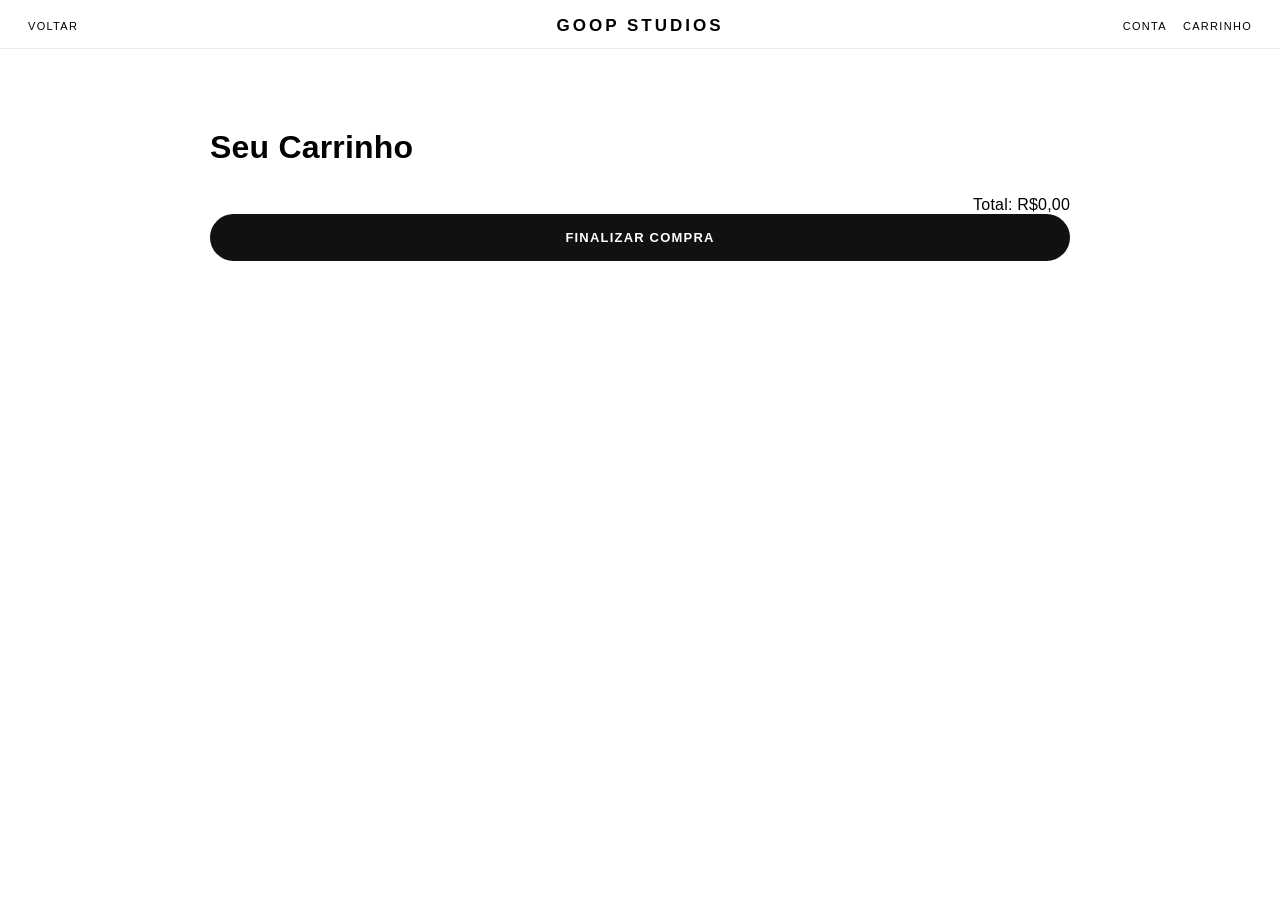
<file: goop-store/carrinho.html>
<!DOCTYPE html>
<html lang="pt-BR">
<head>
  <meta charset="UTF-8">
  <title>Carrinho | GOOP Studios</title>
  <link rel="stylesheet" href="style.css">
</head>
<body>

<header class="header">
  <div class="header-row">
    <div class="header-left">
      <a href="index.html">Voltar</a>
    </div>

    <a href="index.html" class="logo">GOOP STUDIOS</a>

    <div class="header-right">
      <a href="#">Conta</a>
      <a href="#">Carrinho</a>
    </div>
  </div>
</header>

<main class="carrinho-container">
  <h1>Seu Carrinho</h1>

  <div id="listaCarrinho"></div>

  <div class="carrinho-total">
    <p id="total">Total: R$0,00</p>
    <button class="botao-comprar">Finalizar compra</button>
  </div>
</main>

<script src="carrinho.js"></script>
</body>
</html>
</file>
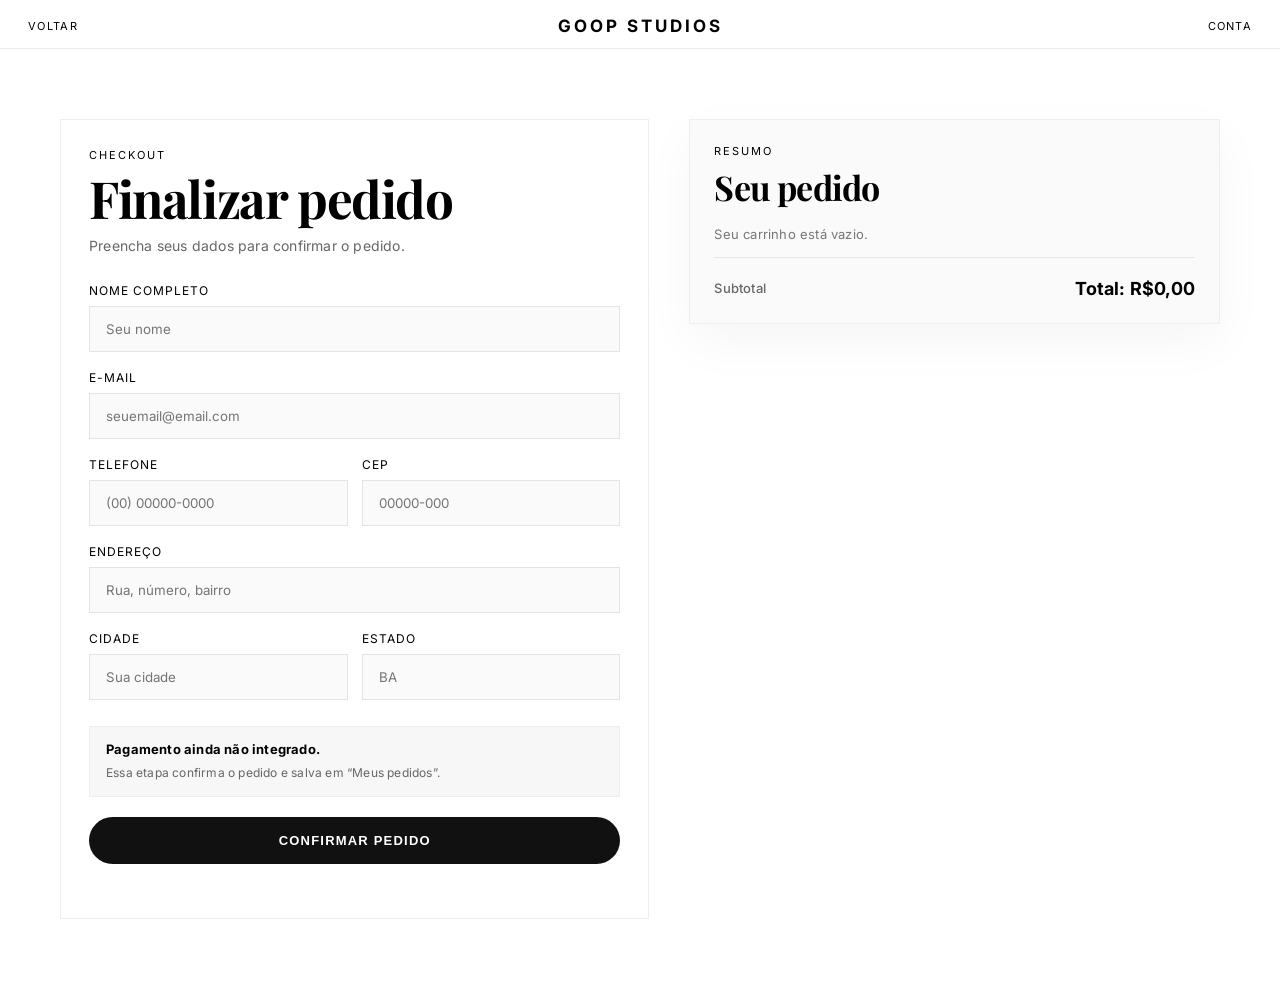
<file: goop-store/checkout.html>
<!DOCTYPE html>
<html lang="pt-BR">
<head>
  <meta charset="UTF-8" />
  <meta name="viewport" content="width=device-width, initial-scale=1.0" />
  <title>Checkout | GOOP Studios</title>

  <link href="https://fonts.googleapis.com/css2?family=Inter:wght@300;400;500;600;700;800;900&family=Playfair+Display:wght@600;700;800&display=swap" rel="stylesheet" />
  <link rel="stylesheet" href="style.css" />
</head>
<body>

  <header class="header">
    <div class="header-row">
      <div class="header-left">
        <a href="index.html">Voltar</a>
      </div>

      <a href="index.html" class="logo">GOOP STUDIOS</a>

      <div class="header-right">
        <a href="index.html">Conta</a>
      </div>
    </div>
  </header>

  <main class="checkout-container checkout-premium">
    <section class="checkout-formulario">
      <p class="produto-tag">CHECKOUT</p>
      <h1>Finalizar pedido</h1>
      <p class="checkout-subtexto">Preencha seus dados para confirmar o pedido.</p>

      <form id="formCheckout" novalidate>
        <div class="campo">
          <label for="nome">Nome completo</label>
          <input id="nome" type="text" placeholder="Seu nome" required>
        </div>

        <div class="campo">
          <label for="email">E-mail</label>
          <input id="email" type="email" placeholder="seuemail@email.com" required>
        </div>

        <div class="checkout-grid-2">
          <div class="campo">
            <label for="telefone">Telefone</label>
            <input id="telefone" type="text" placeholder="(00) 00000-0000">
          </div>

          <div class="campo">
            <label for="cep">CEP</label>
            <input id="cep" type="text" placeholder="00000-000" required>
          </div>
        </div>

        <div class="campo">
          <label for="endereco">Endereço</label>
          <input id="endereco" type="text" placeholder="Rua, número, bairro" required>
        </div>

        <div class="checkout-grid-2">
          <div class="campo">
            <label for="cidade">Cidade</label>
            <input id="cidade" type="text" placeholder="Sua cidade" required>
          </div>

          <div class="campo">
            <label for="estado">Estado</label>
            <input id="estado" type="text" placeholder="BA">
          </div>
        </div>

        <div class="checkout-info-box">
          <p>Pagamento ainda não integrado.</p>
          <span>Essa etapa confirma o pedido e salva em “Meus pedidos”.</span>
        </div>

        <button type="submit" class="botao-comprar">Confirmar pedido</button>
      </form>
    </section>

    <aside class="checkout-resumo checkout-resumo-premium">
      <p class="produto-tag">RESUMO</p>
      <h2>Seu pedido</h2>

      <div id="checkoutItens"></div>

      <div class="checkout-total">
        <p id="checkoutTotal">Total: R$0,00</p>
      </div>
    </aside>
  </main>

  <div id="pageLoader">
    <div class="loader-text">GOOP</div>
  </div>

  <script src="script.js"></script>
  <script src="checkout.js"></script>
</body>
</html>
</file>
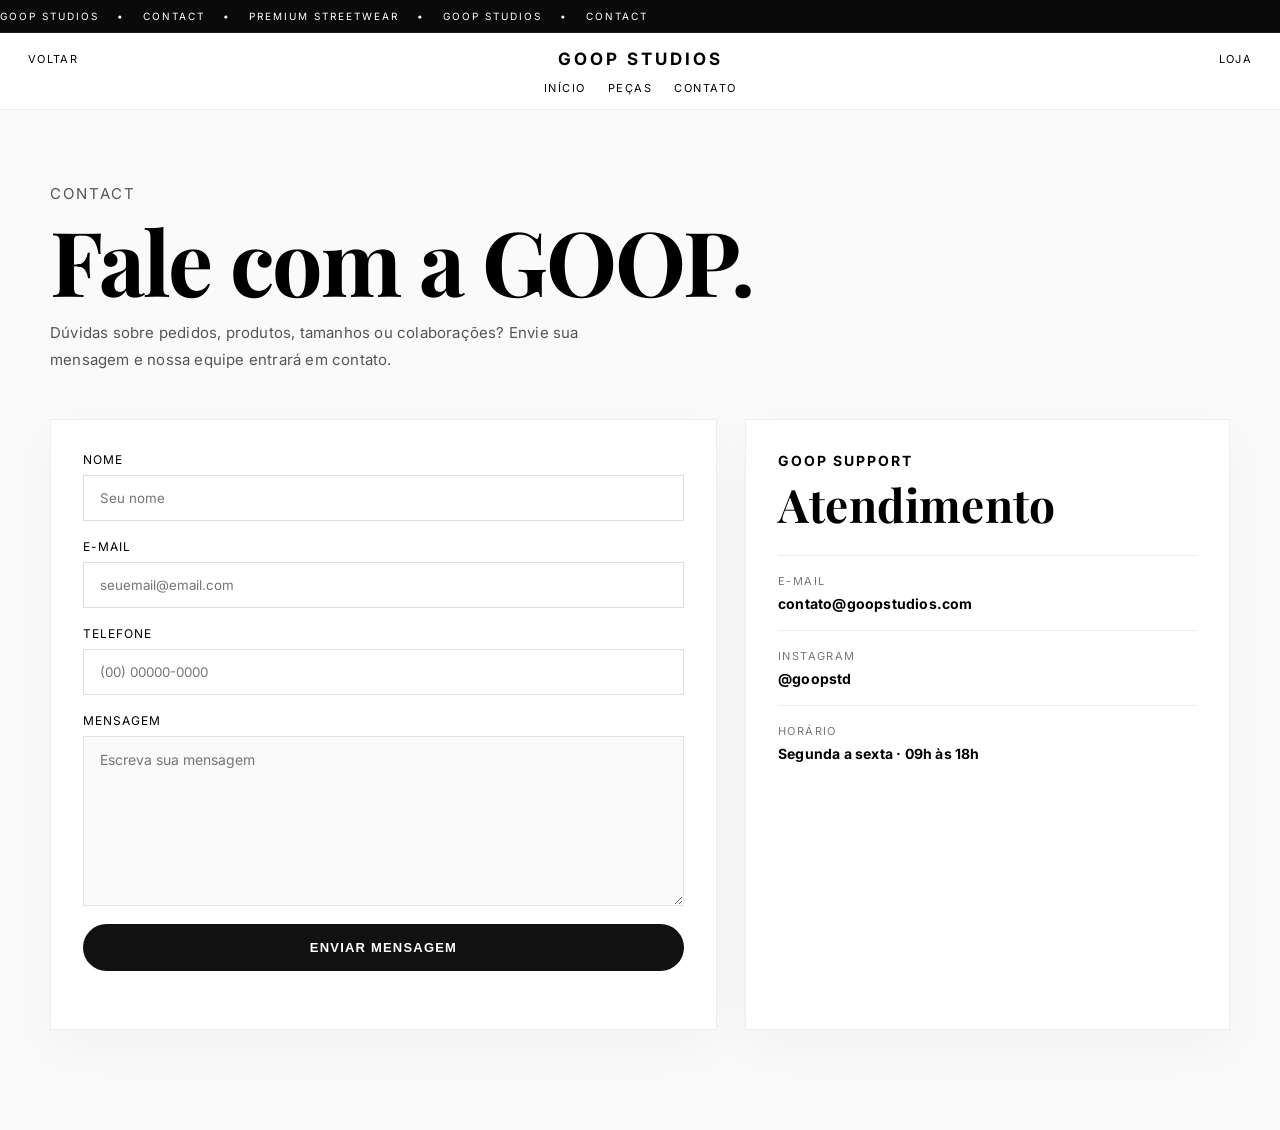
<file: goop-store/contato.html>
<!DOCTYPE html>
<html lang="pt-BR">
<head>
  <meta charset="UTF-8" />
  <meta name="viewport" content="width=device-width, initial-scale=1.0" />
  <title>Contato | GOOP Studios</title>

  <link href="https://fonts.googleapis.com/css2?family=Inter:wght@300;400;500;600;700;800;900&family=Playfair+Display:wght@600;700;800&display=swap" rel="stylesheet" />
  <link rel="stylesheet" href="style.css" />
</head>
<body>

  <div class="top-strip">
    <div class="top-strip-track">
      <span>GOOP STUDIOS</span>
      <span>•</span>
      <span>CONTACT</span>
      <span>•</span>
      <span>PREMIUM STREETWEAR</span>
      <span>•</span>
      <span>GOOP STUDIOS</span>
      <span>•</span>
      <span>CONTACT</span>
    </div>
  </div>

  <header class="header">
    <div class="header-row">
      <div class="header-left">
        <a href="index.html">Voltar</a>
      </div>

      <a href="index.html" class="logo">GOOP STUDIOS</a>

      <div class="header-right">
        <a href="index.html">Loja</a>
      </div>
    </div>

    <nav class="nav">
      <a href="index.html">Início</a>
      <a href="index.html#produtos">Peças</a>
      <a href="contato.html">Contato</a>
    </nav>
  </header>

  <main class="contato-page">
    <section class="contato-hero">
      <p class="produto-tag">CONTACT</p>
      <h1>Fale com a GOOP.</h1>
      <p>
        Dúvidas sobre pedidos, produtos, tamanhos ou colaborações?
        Envie sua mensagem e nossa equipe entrará em contato.
      </p>
    </section>

    <section class="contato-area">
      <form class="contato-form">
        <div class="campo">
          <label for="nomeContato">Nome</label>
          <input id="nomeContato" type="text" placeholder="Seu nome">
        </div>

        <div class="campo">
          <label for="emailContato">E-mail</label>
          <input id="emailContato" type="email" placeholder="seuemail@email.com">
        </div>

        <div class="campo">
          <label for="telefoneContato">Telefone</label>
          <input id="telefoneContato" type="text" placeholder="(00) 00000-0000">
        </div>

        <div class="campo">
          <label for="mensagemContato">Mensagem</label>
          <textarea id="mensagemContato" placeholder="Escreva sua mensagem"></textarea>
        </div>

        <button type="button" class="botao-comprar">Enviar mensagem</button>
      </form>

      <aside class="contato-info">
        <p class="produto-tag">GOOP SUPPORT</p>
        <h2>Atendimento</h2>

        <div>
          <span>E-mail</span>
          <p>contato@goopstudios.com</p>
        </div>

        <div>
          <span>Instagram</span>
          <p>@goopstd</p>
        </div>

        <div>
          <span>Horário</span>
          <p>Segunda a sexta · 09h às 18h</p>
        </div>
      </aside>
    </section>
  </main>

  <div id="pageLoader">
    <div class="loader-text">GOOP</div>
  </div>

  <script src="script.js"></script>
</body>
</html>
</file>
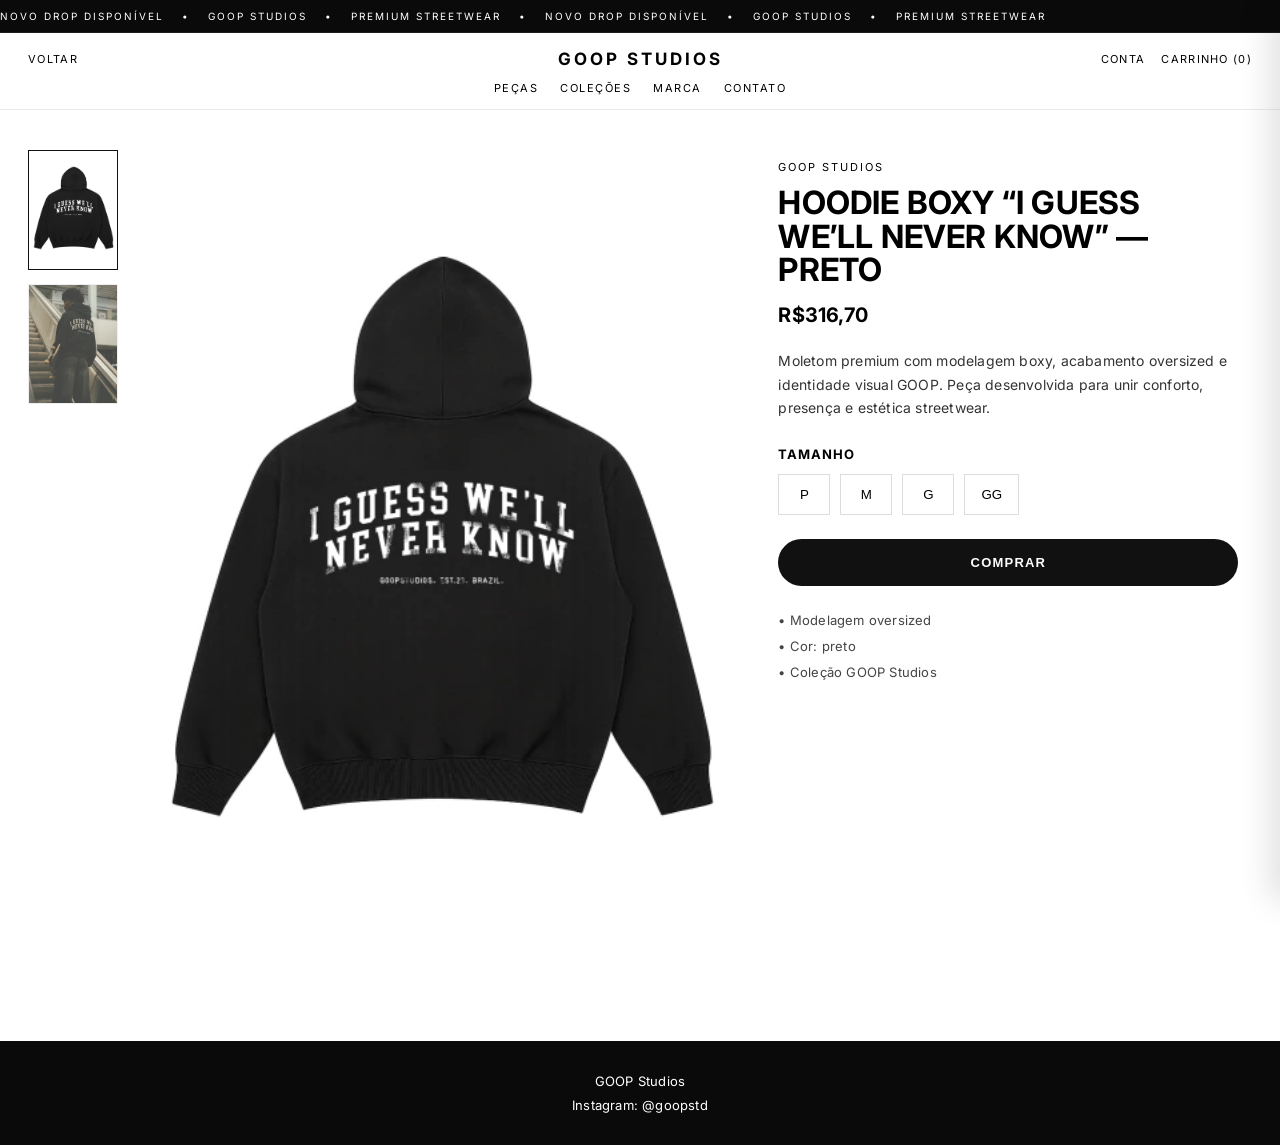
<file: goop-store/produto.html>
<!DOCTYPE html>  
<html lang="pt-BR">
<head>
  <meta charset="UTF-8" />
  <meta name="viewport" content="width=device-width, initial-scale=1.0" />
  <title>Produto | GOOP Studios</title>

  <link href="https://fonts.googleapis.com/css2?family=Inter:wght@300;400;500;600;700;800;900&family=Playfair+Display:wght@600;700;800&display=swap" rel="stylesheet" />

  <link rel="stylesheet" href="style.css" />
</head>
<body>

  <div class="top-strip">
    <div class="top-strip-track">
      <span>NOVO DROP DISPONÍVEL</span>
      <span>•</span>
      <span>GOOP STUDIOS</span>
      <span>•</span>
      <span>PREMIUM STREETWEAR</span>
      <span>•</span>
      <span>NOVO DROP DISPONÍVEL</span>
      <span>•</span>
      <span>GOOP STUDIOS</span>
      <span>•</span>
      <span>PREMIUM STREETWEAR</span>
    </div>
  </div>

  <header class="header">
    <div class="header-row">
      <div class="header-left">
        <a href="index.html">Voltar</a>
      </div>

      <a href="index.html" class="logo">GOOP STUDIOS</a>

      <div class="header-right">
        <a href="#">Conta</a>
        <a href="#" id="abrirCarrinho">Carrinho (<span id="cartCount">0</span>)</a>
      </div>
    </div>

    <nav class="nav">
      <a href="index.html#produtos">Peças</a>
      <a href="#">Coleções</a>
      <a href="#">Marca</a>
      <a href="#contato">Contato</a>
    </nav>
  </header>

  <main class="produto-pagina">
    <section class="produto-galeria reveal">
      <div class="miniaturas">
        <img src="imagens/casacodetras.webp" alt="Miniatura 1" class="miniatura ativa" id="miniatura1">
        <img src="imagens/pessoausandoocasaco.webp" alt="Miniatura 2" class="miniatura" id="miniatura2">
      </div>

      <div class="imagem-principal">
        <img src="imagens/casacodetras.webp" alt="Produto GOOP" id="imagemPrincipal">
      </div>
    </section>

    <section class="produto-detalhes reveal">
      <p class="produto-tag" id="produtoMarca">GOOP STUDIOS</p>
      <h1 id="produtoNome">HOODIE BOXY “I GUESS WE’LL NEVER KNOW” — PRETO</h1>
      <p class="produto-preco" id="produtoPreco">R$316,70</p>

      <p class="produto-descricao" id="produtoDescricao">
        Moletom premium com modelagem boxy, acabamento oversized e identidade visual GOOP.
        Peça desenvolvida para unir conforto, presença e estética streetwear.
      </p>

      <div class="tamanhos" id="blocoTamanhos">
        <p>Tamanho</p>
        <div class="tamanhos-opcoes" id="tamanhosOpcoes">
          <button type="button" class="tamanho">P</button>
          <button type="button" class="tamanho">M</button>
          <button type="button" class="tamanho">G</button>
          <button type="button" class="tamanho">GG</button>
        </div>
      </div>

      <button class="botao-comprar" type="button" id="botaoComprar">Comprar</button>

      <div class="infos-extra" id="infosExtra">
        <p>• Modelagem oversized</p>
        <p>• Cor: preto</p>
        <p>• Coleção GOOP Studios</p>
      </div>
    </section>
  </main>

  <footer id="contato" class="footer">
    <p>GOOP Studios</p>
    <p>Instagram: @goopstd</p>
  </footer>

  <div id="carrinhoLateral" class="carrinho-lateral">
    <div class="carrinho-header">
      <h2>Carrinho</h2>
      <button id="fecharCarrinho" type="button">X</button>
    </div>

    <div id="itensCarrinho"></div>

    <div class="carrinho-footer">
      <p id="totalCarrinho">Total: R$0,00</p>
      <button class="botao-comprar ir-checkout" type="button">Finalizar compra</button>
    </div>
  </div>

  <div id="overlay" class="overlay"></div>

  <div id="pageLoader">
    <div class="loader-text">GOOP</div>
  </div>

  <script src="script.js"></script>
</body>
</html>
</file>
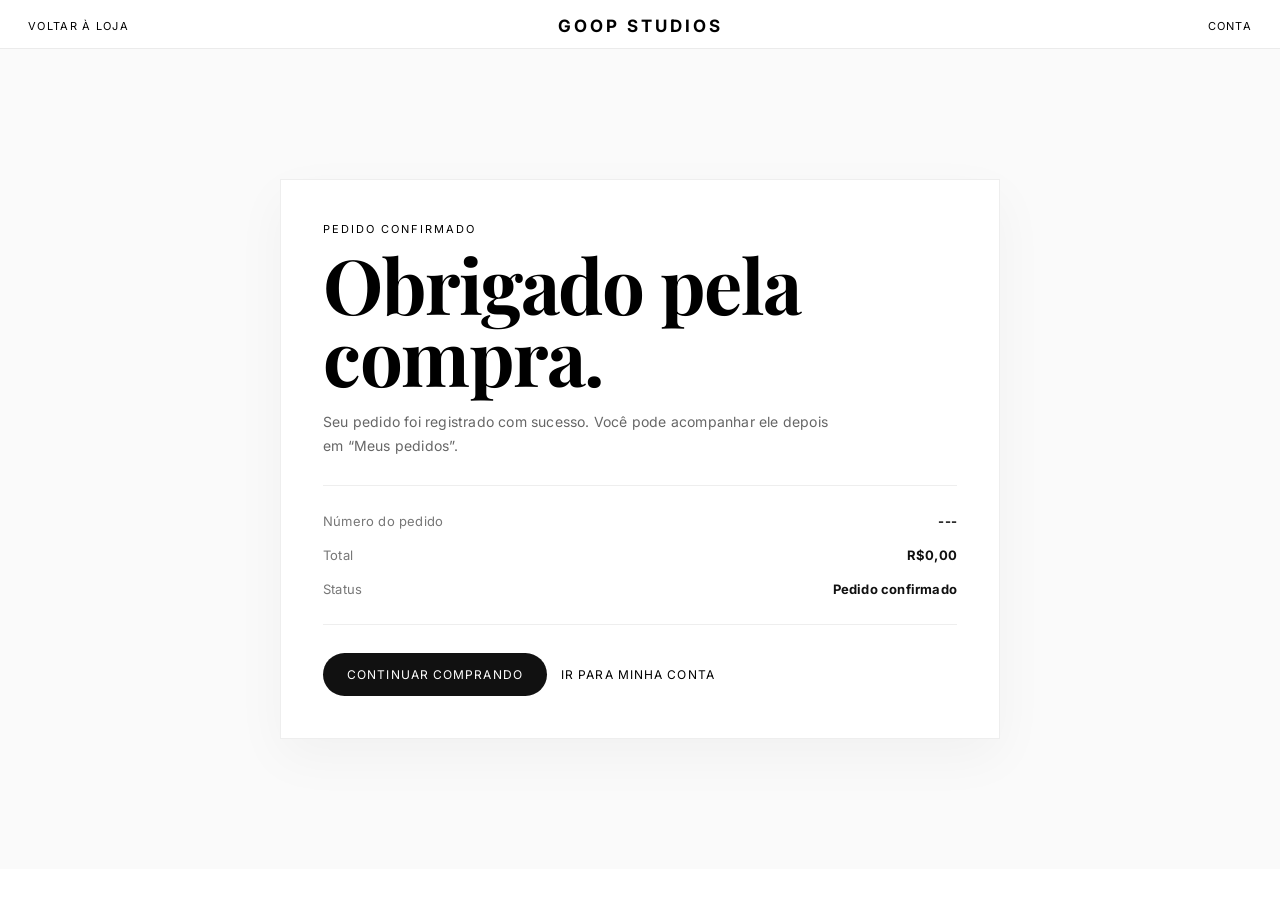
<file: goop-store/sucesso.html>
<!DOCTYPE html>
<html lang="pt-BR">
<head>
  <meta charset="UTF-8" />
  <meta name="viewport" content="width=device-width, initial-scale=1.0" />
  <title>Pedido confirmado | GOOP Studios</title>

  <link href="https://fonts.googleapis.com/css2?family=Inter:wght@300;400;500;600;700;800;900&family=Playfair+Display:wght@600;700;800&display=swap" rel="stylesheet" />
  <link rel="stylesheet" href="style.css" />
</head>
<body>

  <header class="header">
    <div class="header-row">
      <div class="header-left">
        <a href="index.html">Voltar à loja</a>
      </div>

      <a href="index.html" class="logo">GOOP STUDIOS</a>

      <div class="header-right">
        <a href="index.html">Conta</a>
      </div>
    </div>
  </header>

  <main class="sucesso-container">
    <section class="sucesso-card">
      <p class="produto-tag">PEDIDO CONFIRMADO</p>
      <h1>Obrigado pela compra.</h1>
      <p class="sucesso-texto">
        Seu pedido foi registrado com sucesso. Você pode acompanhar ele depois em “Meus pedidos”.
      </p>

      <div class="sucesso-info">
        <p><span>Número do pedido</span> <strong id="sucessoPedidoId">---</strong></p>
        <p><span>Total</span> <strong id="sucessoPedidoTotal">R$0,00</strong></p>
        <p><span>Status</span> <strong id="sucessoPedidoStatus">Pedido confirmado</strong></p>
      </div>

      <div class="sucesso-acoes">
        <a href="index.html" class="botao-sucesso">Continuar comprando</a>
        <a href="index.html" class="link-sucesso">Ir para minha conta</a>
      </div>
    </section>
  </main>

  <div id="pageLoader">
    <div class="loader-text">GOOP</div>
  </div>

  <script>
    const ultimoPedido = JSON.parse(localStorage.getItem('goopUltimoPedido'));

    if (ultimoPedido) {
      document.getElementById('sucessoPedidoId').textContent = ultimoPedido.id || '---';
      document.getElementById('sucessoPedidoTotal').textContent = ultimoPedido.total || 'R$0,00';
      document.getElementById('sucessoPedidoStatus').textContent = ultimoPedido.status || 'Pedido confirmado';
    }

    const pageLoader = document.getElementById('pageLoader');

    window.addEventListener('load', () => {
      if (pageLoader) {
        setTimeout(() => {
          pageLoader.classList.add('esconder');
        }, 150);
      }
    });
  </script>
</body>
</html>
</file>
<file: goop-store/style.css>
* {
  margin: 0;
  padding: 0;
  box-sizing: border-box;
}

:root {
  --black: #0a0a0a;
  --white: #ffffff;
  --muted: #ebebeb;
  --text: #111111;
  --soft: #f6f6f6;
}

html {
  scroll-behavior: smooth;
}

body {
  font-family: 'Inter', sans-serif;
  letter-spacing: 0.2px;
  opacity: 1;
  transition: none;
}

body.loaded {
  opacity: 1;
}

a {
  color: inherit;
  text-decoration: none;
}

/* faixa superior */
.top-strip {
  background: var(--black);
  color: var(--white);
  overflow: hidden;
  white-space: nowrap;
  border-bottom: 1px solid rgba(255, 255, 255, 0.08);
}

.top-strip-track {
  display: inline-flex;
  gap: 18px;
  padding: 10px 0;
  font-size: 10px;
  letter-spacing: 2px;
  text-transform: uppercase;
  animation: marquee 24s linear infinite;
}

.top-strip:hover .top-strip-track {
  animation-play-state: paused;
}

@keyframes marquee {
  from {
    transform: translateX(0);
  }

  to {
    transform: translateX(-50%);
  }
}

/* header */
.header {
  position: sticky;
  top: 0;
  z-index: 1000;
  background: rgba(255, 255, 255, 0.94);
  backdrop-filter: blur(10px);
  border-bottom: 1px solid var(--muted);
}

.header-row {
  display: grid;
  grid-template-columns: 1fr auto 1fr;
  align-items: center;
  padding: 16px 28px 12px;
}

.header-left,
.header-right {
  display: flex;
  gap: 16px;
  font-size: 11px;
  text-transform: uppercase;
  letter-spacing: 1.3px;
}

.header-right {
  justify-content: flex-end;
}

.logo {
  font-size: 17px;
  font-weight: 700;
  letter-spacing: 3px;
  text-transform: uppercase;
}

.nav {
  display: flex;
  justify-content: center;
  gap: 22px;
  padding: 0 20px 14px;
  font-size: 11px;
  text-transform: uppercase;
  letter-spacing: 1.5px;
}

.nav a,
.header a {
  position: relative;
  transition: opacity 0.25s ease;
}

.nav a::after,
.header a::after {
  content: "";
  position: absolute;
  left: 0;
  bottom: -4px;
  width: 0;
  height: 1px;
  background: currentColor;
  transition: width 0.25s ease;
}

.nav a:hover,
.header a:hover {
  opacity: 0.65;
}

.nav a:hover::after,
.header a:hover::after {
  width: 100%;
}

/* hero */
.hero {
  position: relative;
  min-height: 92vh;
  overflow: hidden;
  background: #111;
  background-attachment: scroll !important;
  background-position: center !important;
}

.hero::before {
  content: "";
  position: absolute;
  inset: 0;
  background: url("imagens/goopvisaodetudo.png") center center / cover no-repeat;
  z-index: 0;
  transform: scale(1.08);
  animation: heroZoom 7s ease forwards;
}

@keyframes heroZoom {
  from {
    transform: scale(1.1);
  }

  to {
    transform: scale(1);
  }
}

.hero-overlay {
  position: absolute;
  inset: 0;
  background: linear-gradient(to top, rgba(0,0,0,0.56), rgba(0,0,0,0.16));
}

.hero-content {
  position: relative;
  z-index: 2;
  min-height: 92vh;
  display: flex;
  flex-direction: column;
  justify-content: flex-end;
  align-items: flex-start;
  text-align: left;
  color: var(--white);
  padding: 48px 34px 54px;

  background-repeat: no-repeat;
  image-rendering: pixelated;
  animation: heroIntro 1s ease forwards;
}

@keyframes heroIntro {
  from {
    opacity: 0;
    transform: translateY(28px);
    filter: blur(8px);
  }

  to {
    opacity: 1;
    transform: translateY(0);
    filter: blur(0);
  }
}

.hero-kicker {
  font-size: 10px;
  letter-spacing: 2px;
  text-transform: uppercase;
  margin-bottom: 12px;
}

.hero p {
  opacity: 0;
  transform: translateY(20px);
  animation: heroSub 0.9s ease forwards;
  animation-delay: 0.4s;
}

@keyframes heroSub {
  to {
    opacity: 1;
    transform: translateY(0);
  }
}

.hero-content h1 {
  font-size: clamp(46px, 8vw, 110px);
  font-weight: 800;
  letter-spacing: -2px;
  line-height: 0.95;
  margin-bottom: 18px;
}

.hero h1 {
  display: inline-block;
  overflow: hidden;
}

.hero h1 span {
  display: inline-block;
  transform: translateY(100%);
  animation: heroTextIn 0.9s ease forwards;
}

.hero h1 span:nth-child(2) {
  animation-delay: 0.15s;
}

.hero h1 span:nth-child(3) {
  animation-delay: 0.3s;
}

@keyframes heroTextIn {
  to {
    transform: translateY(0);
  }
}

.hero-btn {
  display: inline-block;
  padding: 12px 28px;
  border-radius: 999px;
  background: var(--white);
  color: var(--text);
  font-size: 11px;
  text-transform: uppercase;
  letter-spacing: 1.2px;
  opacity: 0;
  transform: translateY(20px);
  animation: heroBtn 0.9s ease forwards;
  animation-delay: 0.6s;
}

@keyframes heroBtn {
  to {
    opacity: 1;
    transform: translateY(0);
  }
}

/* categorias */
.category-bar {
  display: flex;
  justify-content: center;
  gap: 12px;
  flex-wrap: wrap;
  padding: 20px;
  border-bottom: 1px solid var(--muted);
}

.category-bar a {
  font-size: 11px;
  text-transform: uppercase;
  letter-spacing: 1.2px;
  padding: 10px 17px;
  border: 1px solid var(--muted);
  border-radius: 999px;
  transition: background 0.25s ease, color 0.25s ease, transform 0.25s ease;
}

.category-bar a:hover {
  background: var(--black);
  color: var(--white);
  transform: translateY(-2px);
}

/* título da seção */
.section-head {
  padding: 28px 28px 8px;
}

.section-head p {
  font-size: 28px;
  font-weight: 800;
  letter-spacing: -0.5px;
}

/* produtos */
.products {
  display: grid;
  grid-template-columns: repeat(3, 1fr);
  gap: 50px 28px;
  padding: 40px 20px 100px;
  max-width: 1200px;
  margin: 0 auto;
}

.product-card {
  display: flex;
  flex-direction: column;
  gap: 6px;
  position: relative;
  transition: transform 0.35s ease;
  border-radius: 6px;
}

.product-card:hover {
  transform: translateY(-4px);
}

.product-image {
  position: relative;
  display: block;
  width: 100%;
  aspect-ratio: 3 / 4;
  overflow: hidden;
  background: var(--soft);
  border-radius: 6px;
}

.product-image img {
  width: 100%;
  height: 100%;
  object-fit: cover;
  display: block;
  transition: opacity 0.45s ease, transform 0.6s ease, filter 0.35s ease;
}

.hover-img {
  position: absolute;
  inset: 0;
  opacity: 0;
}

.product-card:hover .hover-img {
  opacity: 1;
}

.product-card:hover .main-img {
  opacity: 0;
}

.product-card:hover .product-image img {
  transform: scale(1.035);
}

.product-info {
  padding-top: 11px;
}

.product-info h3 {
  font-size: 13px;
  font-weight: 700;
  line-height: 1.45;
  text-transform: uppercase;
  letter-spacing: 0.8px;
  margin-bottom: 5px;
  transition: transform 0.25s ease, opacity 0.25s ease;
}

.product-info p {
  font-size: 13px;
  font-weight: 800;
  transition: transform 0.25s ease, opacity 0.25s ease;
}

.product-card:hover .product-info h3 {
  transform: translateY(-2px);
}

.product-card:hover .product-info p {
  opacity: 0.75;
}

/* banner final */
.split-banner {
  display: grid;
  grid-template-columns: 1fr 1fr;
  min-height: 75vh;
  border-top: 1px solid var(--muted);
}

.split-text {
  display: flex;
  flex-direction: column;
  justify-content: center;
  padding: 60px;
  background: #f7f7f7;
}

.mini-label {
  font-size: 10px;
  letter-spacing: 2px;
  text-transform: uppercase;
  margin-bottom: 12px;
}

.split-text h2 {
  font-size: clamp(28px, 4vw, 58px);
  line-height: 1.02;
  margin-bottom: 18px;
  max-width: 520px;
}

.split-text a {
  font-size: 12px;
  text-transform: uppercase;
  letter-spacing: 1.1px;
}

.split-image {
  background: url("imagens/banner.jpg") center/cover no-repeat;
}

/* footer */
.footer {
  background: var(--black);
  color: var(--white);
  text-align: center;
  padding: 32px 20px;
  font-size: 13px;
}

.footer p + p {
  margin-top: 8px;
}

/* reveal */
.reveal {
  opacity: 0;
  transform: translateY(34px);
  filter: blur(6px);
  transition:
    opacity 0.8s ease,
    transform 0.8s ease,
    filter 0.8s ease;
}

.reveal.show {
  opacity: 1;
  transform: translateY(0);
  filter: blur(0);
}

/* página produto */
.produto-pagina {
  display: grid;
  grid-template-columns: 1.2fr 0.8fr;
  gap: 40px;
  max-width: 1300px;
  margin: 0 auto;
  padding: 40px 28px 90px;
}

.produto-galeria {
  display: grid;
  grid-template-columns: 90px 1fr;
  gap: 20px;
}

.miniaturas {
  display: flex;
  flex-direction: column;
  gap: 14px;
}

.miniaturas img {
  width: 100%;
  aspect-ratio: 3 / 4;
  object-fit: cover;
  border: 1px solid #e8e8e8;
  cursor: pointer;
  background: #f5f5f5;
}

.imagem-principal img {
  width: 100%;
  aspect-ratio: 3 / 4;
  object-fit: cover;
  display: block;
  background: #f5f5f5;
}

.produto-detalhes {
  padding-top: 10px;
  max-width: 460px;
}

.produto-tag {
  font-size: 11px;
  letter-spacing: 2px;
  text-transform: uppercase;
  margin-bottom: 12px;
}

.produto-detalhes h1 {
  font-size: 32px;
  line-height: 1.05;
  margin-bottom: 16px;
}

.produto-preco {
  font-size: 20px;
  font-weight: 700;
  margin-bottom: 22px;
}

.produto-descricao {
  font-size: 14px;
  line-height: 1.7;
  color: #333;
  margin-bottom: 26px;
}

.tamanhos p {
  font-size: 13px;
  font-weight: 700;
  margin-bottom: 12px;
  text-transform: uppercase;
  letter-spacing: 1px;
}

.tamanhos-opcoes {
  display: flex;
  gap: 10px;
  flex-wrap: wrap;
  margin-bottom: 24px;
}

.tamanhos-opcoes button {
  min-width: 52px;
  padding: 12px 16px;
  border: 1px solid #dcdcdc;
  background: #fff;
  cursor: pointer;
  transition: 0.25s ease;
}

.tamanhos-opcoes button:hover,
.tamanhos-opcoes button.ativo {
  background: #111;
  color: #fff;
  border-color: #111;
}

.botao-comprar,
.hero-btn,
.botao-conta-acao,
.botao-sucesso {
  position: relative;
  overflow: hidden;
  transition: transform 0.25s ease, opacity 0.25s ease, box-shadow 0.25s ease;
}

.botao-comprar {
  width: 100%;
  padding: 16px 24px;
  border: none;
  border-radius: 999px;
  background: #111;
  color: #fff;
  font-size: 13px;
  font-weight: 700;
  text-transform: uppercase;
  letter-spacing: 1.2px;
  cursor: pointer;
  margin-bottom: 26px;
}

.botao-comprar:hover,
.hero-btn:hover,
.botao-conta-acao:hover,
.botao-sucesso:hover {
  transform: translateY(-2px);
  box-shadow: 0 10px 24px rgba(0,0,0,0.12);
}

.botao-comprar:active,
.hero-btn:active,
.botao-conta-acao:active,
.botao-sucesso:active {
  transform: scale(0.97);
}

.botao-comprar::after,
.hero-btn::after,
.botao-conta-acao::after,
.botao-sucesso::after {
  content: "";
  position: absolute;
  top: 0;
  left: -120%;
  width: 80%;
  height: 100%;
  background: linear-gradient(120deg, transparent, rgba(255,255,255,0.28), transparent);
  transition: left 0.6s ease;
}

.botao-comprar:hover::after,
.hero-btn:hover::after,
.botao-conta-acao:hover::after,
.botao-sucesso:hover::after {
  left: 120%;
}

.infos-extra {
  display: flex;
  flex-direction: column;
  gap: 10px;
  font-size: 13px;
  color: #444;
}

.miniatura {
  opacity: 0.75;
  transition: 0.25s ease;
}

.miniatura:hover {
  opacity: 1;
  transform: translateY(-2px);
}

.miniatura.ativa {
  opacity: 1;
  border: 1px solid #111;
}

/* carrinho */
.carrinho-container {
  max-width: 900px;
  margin: 60px auto;
  padding: 20px;
}

.carrinho-container h1 {
  margin-bottom: 30px;
}

.carrinho-lateral {
  position: fixed;
  top: 0;
  right: 0;
  width: 400px;
  max-width: 100%;
  height: 100vh;
  background: #fff;
  box-shadow: -10px 0 30px rgba(0,0,0,0.12);
  padding: 20px;
  z-index: 2000;
  display: flex;
  flex-direction: column;
  border-left: 1px solid #ececec;
  transform: translateX(100%);
  transition: transform 0.42s cubic-bezier(0.22, 1, 0.36, 1);
}

.carrinho-lateral.ativo {
  transform: translateX(0);
}

.carrinho-header,
.carrinho-footer {
  opacity: 0;
  transform: translateY(10px);
}

.carrinho-lateral.ativo .carrinho-header,
.carrinho-lateral.ativo .carrinho-footer {
  opacity: 1;
  transform: translateY(0);
  transition: opacity 0.35s ease, transform 0.35s ease;
}

.carrinho-header {
  display: flex;
  justify-content: space-between;
  align-items: center;
  margin-bottom: 20px;
  padding-bottom: 14px;
  border-bottom: 1px solid #f1f1f1;
}

.carrinho-header h2 {
  font-size: 22px;
  font-weight: 700;
  letter-spacing: -0.5px;
}

.carrinho-header button {
  width: 34px;
  height: 34px;
  border: none;
  background: none;
  border-radius: 50%;
  font-size: 20px;
  cursor: pointer;
  opacity: 0.65;
  transition: opacity 0.25s ease, transform 0.25s ease, background 0.25s ease;
}

.carrinho-header button:hover {
  opacity: 1;
  transform: rotate(90deg);
  background: #f5f5f5;
}

#itensCarrinho {
  flex: 1;
  overflow-y: auto;
  padding-right: 4px;
}

#itensCarrinho::-webkit-scrollbar {
  width: 6px;
}

#itensCarrinho::-webkit-scrollbar-thumb {
  background: #d8d8d8;
  border-radius: 999px;
}

.item-carrinho {
  display: flex;
  gap: 14px;
  align-items: flex-start;
  padding: 18px 0;
  margin-bottom: 0;
  border-bottom: 1px solid #f0f0f0;
  opacity: 0;
  transform: translateY(14px);
  animation: carrinhoItemIn 0.38s ease forwards;
}

@keyframes carrinhoItemIn {
  to {
    opacity: 1;
    transform: translateY(0);
  }
}

.item-carrinho.removendo {
  opacity: 0;
  transform: translateX(24px);
  transition: opacity 0.28s ease, transform 0.28s ease;
}

.item-carrinho img {
  width: 72px;
  height: 92px;
  object-fit: cover;
  background: #f5f5f5;
  border-radius: 10px;
}

.item-info {
  flex: 1;
  font-size: 12px;
  line-height: 1.5;
}

.item-info p:first-child {
  font-size: 13px;
  font-weight: 600;
  line-height: 1.4;
  margin-bottom: 4px;
}

.item-info p:nth-child(2) {
  font-size: 13px;
  font-weight: 700;
  margin-bottom: 3px;
}

.item-info p:nth-child(3) {
  font-size: 12px;
  color: #7a7a7a;
}

.remover {
  align-self: flex-start;
  border: none;
  background: none;
  color: #cc0000;
  cursor: pointer;
  font-size: 12px;
  padding: 4px 6px;
  border-radius: 6px;
  opacity: 0.45;
  transition: opacity 0.2s ease, background 0.2s ease;
}

.remover:hover {
  opacity: 1;
  background: #f7f7f7;
}

.carrinho-total {
  margin-top: 30px;
  text-align: right;
}

.carrinho-footer {
  background: #fff;
  border-top: 1px solid #eee;
  padding-top: 20px;
}

.carrinho-footer p {
  font-size: 18px;
  font-weight: 700;
  margin-bottom: 12px;
}

.carrinho-footer .botao-comprar {
  width: 100%;
  padding: 16px;
  font-size: 12px;
  letter-spacing: 1px;
  margin-bottom: 0;
  border-radius: 999px;
}

.carrinho-footer .botao-comprar:hover {
  transform: translateY(-2px);
  box-shadow: 0 12px 24px rgba(0,0,0,0.12);
}

.overlay {
  position: fixed;
  inset: 0;
  background: rgba(0,0,0,0.5);
  opacity: 0;
  pointer-events: none;
  transition: 0.3s;
  z-index: 1500;
  backdrop-filter: blur(2px);
}

.overlay.ativo {
  opacity: 1;
  pointer-events: all;
}

/* checkout */
.checkout-container {
  max-width: 1200px;
  margin: 50px auto;
  padding: 20px;
  display: grid;
  grid-template-columns: 1fr 0.9fr;
  gap: 40px;
}

.checkout-premium {
  align-items: flex-start;
}

.checkout-formulario {
  background: #fff;
  border: 1px solid #eee;
  padding: 28px;
}

.checkout-formulario h1,
.checkout-resumo h2 {
  font-family: 'Playfair Display', serif;
  margin-bottom: 20px;
}

.checkout-formulario h1 {
  font-size: clamp(34px, 4vw, 58px);
  line-height: 0.95;
  letter-spacing: -1.4px;
}

.checkout-subtexto {
  font-size: 14px;
  color: #666;
  line-height: 1.6;
  margin: -8px 0 26px;
}

.checkout-grid-2 {
  display: grid;
  grid-template-columns: 1fr 1fr;
  gap: 14px;
}

.campo {
  display: flex;
  flex-direction: column;
  margin-bottom: 18px;
}

.campo label {
  font-size: 12px;
  text-transform: uppercase;
  letter-spacing: 1px;
  margin-bottom: 8px;
}

.campo input {
  padding: 14px 16px;
  border: 1px solid #ddd;
  outline: none;
  font-family: 'Inter', sans-serif;
}

.checkout-formulario .campo input {
  background: #fafafa;
  border: 1px solid #e4e4e4;
  transition: border-color 0.2s ease, background 0.2s ease;
}

.campo input:focus,
.checkout-formulario .campo input:focus {
  background: #fff;
  border-color: #111;
}

.checkout-info-box {
  background: #f7f7f7;
  border: 1px solid #eee;
  padding: 14px 16px;
  margin: 8px 0 20px;
}

.checkout-info-box p {
  font-size: 13px;
  font-weight: 700;
  margin-bottom: 4px;
}

.checkout-info-box span {
  font-size: 12px;
  color: #666;
  line-height: 1.5;
}

.checkout-resumo {
  background: #fafafa;
  padding: 24px;
  border: 1px solid #eee;
  align-self: start;
}

.checkout-resumo-premium {
  position: sticky;
  top: 110px;
  border-radius: 0;
  box-shadow: 0 18px 50px rgba(0,0,0,0.04);
}

.checkout-resumo-premium h2 {
  font-size: 34px;
  line-height: 1;
  letter-spacing: -0.8px;
}

.checkout-item {
  display: flex;
  gap: 14px;
  padding: 16px 0;
  border-bottom: 1px solid #eee;
}

.checkout-item img {
  width: 72px;
  height: 92px;
  object-fit: cover;
  background: #f5f5f5;
}

.checkout-resumo-premium .checkout-item img {
  border-radius: 10px;
}

.checkout-item p:first-child {
  font-weight: 600;
  font-size: 13px;
  margin-bottom: 4px;
}

.checkout-item p:nth-child(2) {
  font-weight: 700;
  margin-bottom: 4px;
  font-size: 13px;
}

.checkout-item p:nth-child(3) {
  color: #777;
  font-size: 12px;
}

.checkout-total {
  padding-top: 20px;
  border-top: 1px solid #e8e8e8;
  margin-top: 12px;
}

.checkout-total p {
  font-size: 18px;
  font-weight: 700;
  display: flex;
  justify-content: space-between;
  align-items: center;
}

.checkout-total p::before {
  content: "Subtotal";
  font-size: 13px;
  color: #666;
  font-weight: 500;
}

/* loader */
#pageLoader {
  position: fixed;
  inset: 0;
  background: #ffffff;
  display: flex;
  align-items: center;
  justify-content: center;
  z-index: 9999;
  opacity: 1;
  visibility: visible;
  pointer-events: none;
  transition: opacity 0.35s ease, visibility 0.35s ease;
}

#pageLoader.esconder {
  opacity: 0;
  visibility: hidden;
}

.loader-text {
  font-family: 'Inter', sans-serif;
  font-size: clamp(44px, 7vw, 86px);
  font-weight: 900;
  letter-spacing: 12px;
  text-transform: uppercase;
  color: #111;
  opacity: 1;
  text-shadow: 0 8px 30px rgba(0, 0, 0, 0);
}

/* busca */
.painel-busca {
  position: fixed;
  top: 0;
  left: 0;
  width: 100%;
  height: 100vh;
  background: rgba(255, 255, 255, 0.38);
  backdrop-filter: blur(18px);
  -webkit-backdrop-filter: blur(18px);
  padding: 20px 24px;
  z-index: 2500;
  transform: translateY(-110%);
  transition: transform 0.35s ease;
  border-bottom: 1px solid rgba(255, 255, 255, 0.28);
  display: flex;
  flex-direction: column;
  overflow: hidden;
}

.painel-busca.ativo {
  transform: translateY(0);
}

.painel-busca-topo {
  display: flex;
  justify-content: space-between;
  align-items: center;
  margin-bottom: 16px;
}

.painel-busca-topo p {
  font-size: 12px;
  text-transform: uppercase;
  letter-spacing: 1.5px;
  font-weight: 700;
}

.painel-busca-topo button {
  border: none;
  background: none;
  font-size: 12px;
  text-transform: uppercase;
  letter-spacing: 1.2px;
  cursor: pointer;
}

.painel-busca-campo input {
  width: 100%;
  border: none;
  border-bottom: 1px solid #dcdcdc;
  background: transparent;
  padding: 14px 0;
  font-size: 22px;
  outline: none;
  font-family: 'Inter', sans-serif;
}

.painel-busca-campo input::placeholder {
  color: #999;
}

.overlay-busca {
  position: fixed;
  inset: 0;
  background: rgba(255, 255, 255, 0.12);
  opacity: 0;
  pointer-events: none;
  z-index: 2400;
  transition: opacity 0.3s ease;
}

.overlay-busca.ativo {
  opacity: 1;
  pointer-events: all;
}

.product-card.escondido-busca {
  display: none;
}

.resultados-busca {
  display: grid;
  grid-template-columns: repeat(3, 1fr);
  gap: 12px;
  margin-top: 12px;
  overflow-y: auto;
  flex: 1;
  min-height: 0;
  padding-right: 4px;
}

.resultado-busca-item {
  display: flex;
  flex-direction: column;
  gap: 8px;
  cursor: pointer;
  transition: transform 0.2s ease;
  background: rgba(255, 255, 255, 0.72);
  backdrop-filter: blur(8px);
  -webkit-backdrop-filter: blur(8px);
  border-radius: 10px;
  padding: 10px;
}

.resultado-busca-item:hover {
  transform: translateY(-2px);
}

.resultado-busca-item img {
  width: 100%;
  aspect-ratio: 3 / 4;
  object-fit: contain;
  background: rgba(245, 245, 245, 0.9);
  border-radius: 6px;
  padding: 10px;
  display: block;
}

.resultado-busca-info h4 {
  font-size: 11px;
  font-weight: 600;
  line-height: 1.3;
  text-transform: uppercase;
}

.resultado-busca-info p {
  font-size: 11px;
  font-weight: 700;
}

/* conta */
.painel-conta {
  position: fixed;
  top: 0;
  right: 0;
  width: 420px;
  max-width: 100%;
  height: 100vh;
  background: rgba(255, 255, 255, 0.78);
  backdrop-filter: blur(18px);
  -webkit-backdrop-filter: blur(18px);
  border-left: 1px solid rgba(255, 255, 255, 0.35);
  z-index: 2600;
  transform: translateX(110%);
  transition: transform 0.35s ease;
  display: flex;
  flex-direction: column;
  padding: 22px 20px;
}

.painel-conta.ativo {
  transform: translateX(0);
}

.painel-conta-topo {
  display: flex;
  justify-content: space-between;
  align-items: center;
  margin-bottom: 24px;
  padding-bottom: 14px;
  border-bottom: 1px solid rgba(0,0,0,0.08);
}

.painel-conta-topo p {
  font-size: 12px;
  text-transform: uppercase;
  letter-spacing: 1.5px;
  font-weight: 700;
}

.painel-conta-topo button {
  border: none;
  background: none;
  font-size: 12px;
  text-transform: uppercase;
  letter-spacing: 1.2px;
  cursor: pointer;
}

.painel-conta-conteudo {
  display: flex;
  flex-direction: column;
  gap: 16px;
}

.conta-titulo {
  font-size: 28px;
  line-height: 1.1;
  font-weight: 700;
  letter-spacing: -0.5px;
}

.campo-conta {
  display: flex;
  flex-direction: column;
  gap: 8px;
}

.campo-conta label {
  font-size: 11px;
  text-transform: uppercase;
  letter-spacing: 1.2px;
  font-weight: 700;
}

.campo-conta input {
  width: 100%;
  border: 1px solid rgba(0,0,0,0.12);
  background: rgba(255,255,255,0.72);
  padding: 14px;
  font-size: 14px;
  outline: none;
  font-family: 'Inter', sans-serif;
}

.campo-conta input:focus {
  border-color: #111;
}

.botao-conta-acao {
  width: 100%;
  border: none;
  background: #111;
  color: #fff;
  padding: 15px 18px;
  font-size: 12px;
  text-transform: uppercase;
  letter-spacing: 1.2px;
  cursor: pointer;
  border-radius: 999px;
}

.conta-links {
  display: flex;
  flex-direction: column;
  gap: 10px;
  margin-top: 4px;
}

.conta-link {
  width: 100%;
  text-align: left;
  border: 1px solid rgba(0,0,0,0.08);
  background: rgba(255,255,255,0.55);
  padding: 13px 14px;
  font-size: 12px;
  text-transform: uppercase;
  letter-spacing: 1px;
  cursor: pointer;
  transition: background 0.2s ease, transform 0.2s ease;
}

.conta-link:hover {
  background: rgba(255,255,255,0.85);
  transform: translateY(-1px);
}

.conta-link.sair {
  color: #b00000;
}

.conta-status {
  font-size: 13px;
  color: #555;
  line-height: 1.5;
  min-height: 20px;
}

.overlay-conta {
  position: fixed;
  inset: 0;
  background: rgba(0,0,0,0.18);
  backdrop-filter: blur(2px);
  -webkit-backdrop-filter: blur(2px);
  opacity: 0;
  pointer-events: none;
  z-index: 2550;
  transition: opacity 0.3s ease;
}

.overlay-conta.ativo {
  opacity: 1;
  pointer-events: all;
}

/* favoritos */
.favorito-btn {
  position: absolute;
  top: 10px;
  right: 10px;
  z-index: 5;
  border: none;
  background: rgba(255,255,255,0.7);
  backdrop-filter: blur(6px);
  -webkit-backdrop-filter: blur(6px);
  border-radius: 50%;
  width: 34px;
  height: 34px;
  font-size: 16px;
  cursor: pointer;
  transition: 0.2s;
}

.favorito-btn:hover {
  transform: scale(1.1);
}

.favorito-btn.ativo {
  background: #111;
  color: #fff;
}

/* sucesso */
.sucesso-container {
  min-height: calc(100vh - 80px);
  display: flex;
  align-items: center;
  justify-content: center;
  padding: 50px 20px;
  background: #fafafa;
}

.sucesso-card {
  width: 100%;
  max-width: 720px;
  background: #fff;
  border: 1px solid #eee;
  padding: 42px;
  text-align: left;
  box-shadow: 0 18px 50px rgba(0,0,0,0.04);
}

.sucesso-card h1 {
  font-family: 'Playfair Display', serif;
  font-size: clamp(42px, 6vw, 76px);
  line-height: 0.95;
  letter-spacing: -1.5px;
  margin-bottom: 18px;
}

.sucesso-texto {
  font-size: 14px;
  color: #666;
  line-height: 1.7;
  max-width: 520px;
  margin-bottom: 28px;
}

.sucesso-info {
  border-top: 1px solid #eee;
  border-bottom: 1px solid #eee;
  padding: 18px 0;
  margin-bottom: 28px;
}

.sucesso-info p {
  display: flex;
  justify-content: space-between;
  gap: 20px;
  font-size: 13px;
  padding: 9px 0;
}

.sucesso-info span {
  color: #777;
}

.sucesso-info strong {
  color: #111;
  text-align: right;
}

.sucesso-acoes {
  display: flex;
  gap: 14px;
  align-items: center;
  flex-wrap: wrap;
}

.botao-sucesso {
  display: inline-flex;
  align-items: center;
  justify-content: center;
  padding: 14px 24px;
  background: #111;
  color: #fff;
  border-radius: 999px;
  font-size: 12px;
  text-transform: uppercase;
  letter-spacing: 1.1px;
}

.link-sucesso {
  font-size: 12px;
  text-transform: uppercase;
  letter-spacing: 1.1px;
}

/* segurança: cursor premium removido */
.cursor,
.cursor-follower {
  display: none !important;
}

/* responsivo */
@media (max-width: 1200px) {
  .products {
    grid-template-columns: repeat(3, 1fr);
  }
}

@media (max-width: 900px) {
  .products,
  .resultados-busca {
    grid-template-columns: repeat(2, 1fr);
  }

  .split-banner,
  .produto-pagina,
  .checkout-container {
    grid-template-columns: 1fr;
  }

  .split-image {
    min-height: 42vh;
  }

  .produto-galeria {
    grid-template-columns: 1fr;
  }

  .miniaturas {
    flex-direction: row;
  }

  .miniaturas img {
    width: 80px;
  }

  .produto-detalhes h1 {
    font-size: 26px;
  }

  .checkout-resumo-premium {
    position: static;
  }
}

@media (max-width: 680px) {
  .header-row {
    grid-template-columns: 1fr;
    gap: 12px;
    text-align: center;
    padding: 15px 18px 10px;
  }

  .header-left,
  .header-right {
    justify-content: center;
  }

  .nav {
    flex-wrap: wrap;
    gap: 13px;
    padding: 0 16px 12px;
  }

  .hero-content {
    align-items: center;
    text-align: center;
    padding: 36px 20px 44px;
  }

  .section-head {
    padding: 22px 20px 8px;
  }

  .products,
  .resultados-busca {
    grid-template-columns: 1fr;
  }

  .products {
    padding: 18px 20px 60px;
  }

  .split-text {
    padding: 34px 20px;
  }

  .checkout-grid-2 {
    grid-template-columns: 1fr;
  }

  .checkout-formulario {
    padding: 22px 18px;
  }

  .sucesso-card {
    padding: 28px 20px;
  }

  .sucesso-info p {
    flex-direction: column;
    gap: 4px;
  }

  .sucesso-info strong {
    text-align: left;
  }
}
/* CONTATO */
.contato-page {
  min-height: calc(100vh - 120px);
  padding: 70px 28px 100px;
  background: #fafafa;
}

.contato-hero {
  max-width: 1180px;
  margin: 0 auto 46px;
}

.contato-hero h1 {
  font-family: 'Playfair Display', serif;
  font-size: clamp(48px, 7vw, 96px);
  line-height: 0.92;
  letter-spacing: -2px;
  margin-bottom: 18px;
}

.contato-hero p {
  max-width: 560px;
  font-size: 15px;
  line-height: 1.8;
  color: #555;
}

.contato-area {
  max-width: 1180px;
  margin: 0 auto;
  display: grid;
  grid-template-columns: 1.1fr 0.8fr;
  gap: 28px;
}

.contato-form,
.contato-info {
  background: #fff;
  border: 1px solid #eee;
  padding: 32px;
  box-shadow: 0 18px 50px rgba(0,0,0,0.035);
}

.contato-form textarea {
  width: 100%;
  min-height: 170px;
  padding: 14px 16px;
  border: 1px solid #e4e4e4;
  background: #fafafa;
  resize: vertical;
  outline: none;
  font-family: 'Inter', sans-serif;
  font-size: 14px;
}

.contato-form textarea:focus {
  background: #fff;
  border-color: #111;
}

.contato-info h2 {
  font-family: 'Playfair Display', serif;
  font-size: 46px;
  line-height: 1;
  margin-bottom: 28px;
}

.contato-info div {
  border-top: 1px solid #eee;
  padding: 18px 0;
}

.contato-info span {
  display: block;
  font-size: 11px;
  text-transform: uppercase;
  letter-spacing: 1.4px;
  color: #777;
  margin-bottom: 7px;
}

.contato-info p {
  font-size: 14px;
  font-weight: 700;
}

@media (max-width: 900px) {
  .contato-area {
    grid-template-columns: 1fr;
  }

  .contato-page {
    padding: 48px 20px 70px;
  }

  .contato-form,
  .contato-info {
    padding: 24px 18px;
  }
}
</file>
